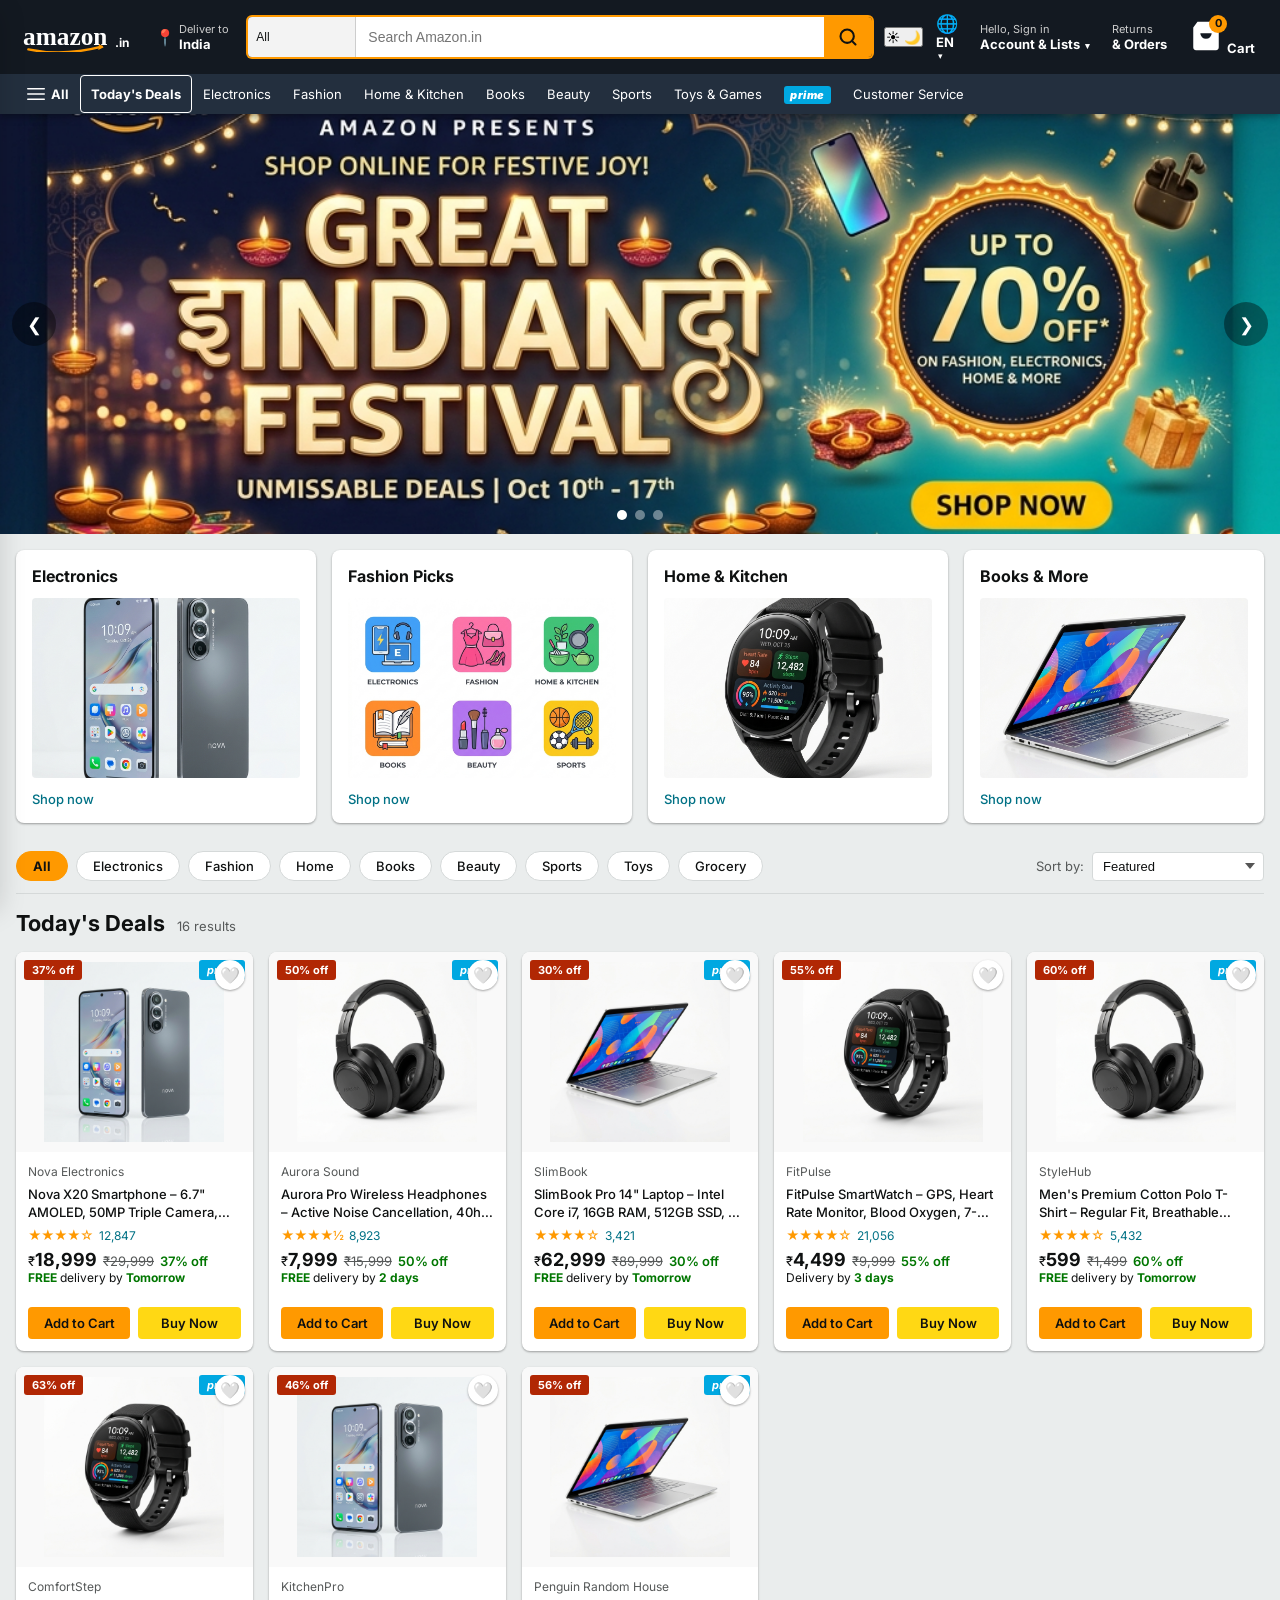
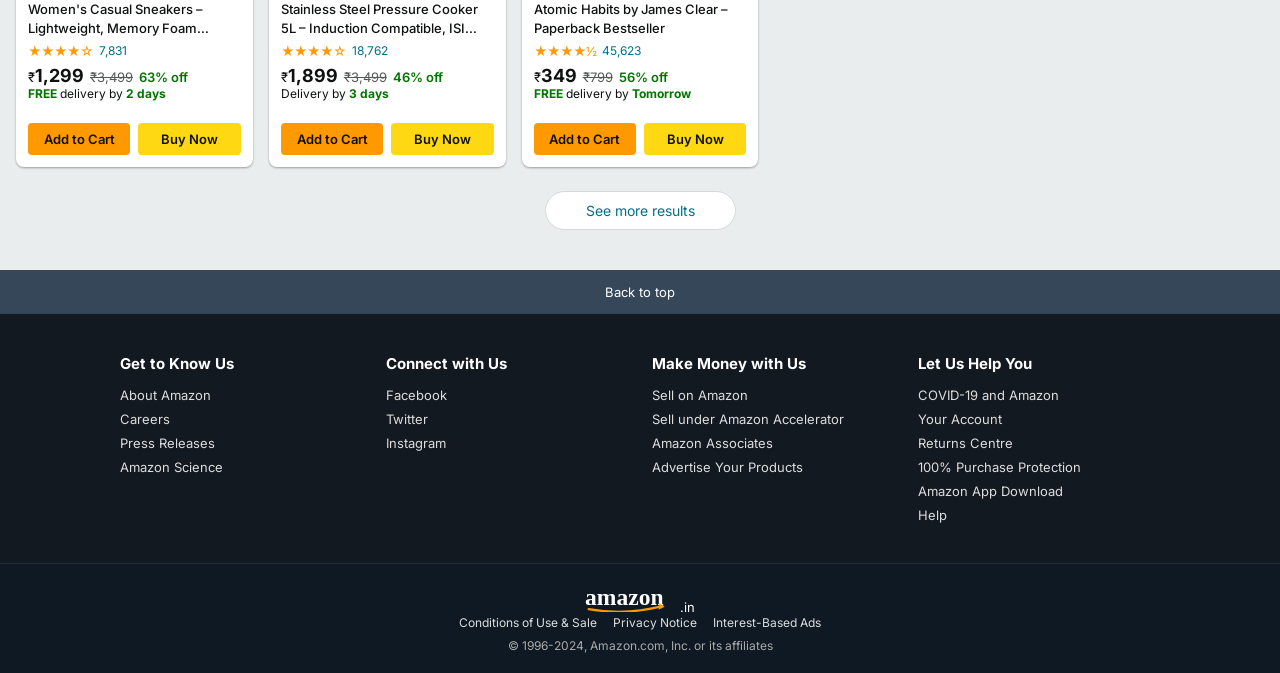
<file: index.html>
<!DOCTYPE html>
<html lang="en">
<head>
  <meta charset="UTF-8" />
  <meta name="viewport" content="width=device-width, initial-scale=1.0" />
  <title>Amazon.in - Online Shopping India | Buy Mobiles, Electronics, Appliances, Clothing</title>
  <meta name="description" content="Amazon India - Shop Online for Electronics, Mobiles, Appliances, Clothing, Books & more. Great Deals, Fast Delivery, Easy Returns." />
  <link rel="preconnect" href="https://fonts.googleapis.com" />
  <link href="https://fonts.googleapis.com/css2?family=Inter:wght@300;400;500;600;700&display=swap" rel="stylesheet" />
  <link rel="stylesheet" href="styles.css" />
  <script>
    // Apply saved theme immediately to prevent FOUC
    (function(){
      const t = localStorage.getItem('amazon_theme') || 'light';
      document.documentElement.setAttribute('data-theme', t);
    })();
  </script>
</head>
<body>

<!-- ===== HEADER ===== -->
<header class="site-header" id="site-header">
  <!-- Top bar -->
  <div class="header-top">
    <!-- Logo -->
    <a href="index.html" class="logo" id="logo-link" aria-label="Amazon Home">
      <svg viewBox="0 0 140 45" fill="none" xmlns="http://www.w3.org/2000/svg" class="logo-svg">
        <text x="0" y="34" font-family="Bookman Old Style,serif" font-size="38" font-weight="900" fill="white">amazon</text>
        <path d="M8 41 Q60 52 118 37" stroke="#FF9900" stroke-width="3.5" fill="none" stroke-linecap="round"/>
        <polygon points="114,33 121,38 113,42" fill="#FF9900"/>
      </svg>
      <span class="logo-domain">.in</span>
    </a>

    <!-- Delivery location -->
    <div class="delivery-location" id="delivery-location-btn">
      <span class="location-icon">📍</span>
      <div class="location-text">
        <span class="deliver-to">Deliver to</span>
        <span class="location-name">India</span>
      </div>
    </div>

    <!-- Search bar -->
    <div class="search-bar-container">
      <div class="search-category-select-wrap">
        <select id="search-category-select" class="search-category-select" aria-label="Search category">
          <option>All</option>
          <option>Electronics</option>
          <option>Fashion</option>
          <option>Home &amp; Kitchen</option>
          <option>Books</option>
          <option>Beauty</option>
          <option>Sports</option>
          <option>Toys</option>
          <option>Grocery</option>
        </select>
      </div>
      <input type="text" id="search-input" class="search-input" placeholder="Search Amazon.in" autocomplete="off" aria-label="Search Amazon.in" />
      <button class="search-btn" id="search-btn" aria-label="Search">
        <svg viewBox="0 0 24 24" fill="none" stroke="currentColor" stroke-width="2.5" stroke-linecap="round" stroke-linejoin="round">
          <circle cx="11" cy="11" r="8"/><line x1="21" y1="21" x2="16.65" y2="16.65"/>
        </svg>
      </button>
      <!-- Search suggestions dropdown -->
      <div class="search-suggestions" id="search-suggestions" aria-live="polite"></div>
    </div>

    <!-- Right nav items -->
    <div class="header-right">
      <!-- Dark/Light mode toggle -->
      <button class="theme-toggle" id="theme-toggle-btn" aria-label="Toggle dark/light mode" title="Toggle theme">
        <div class="theme-toggle-track">
          <div class="theme-toggle-thumb" id="theme-thumb">
            <span class="theme-icon sun-icon">☀️</span>
            <span class="theme-icon moon-icon">🌙</span>
          </div>
        </div>
      </button>
      <!-- Language -->
      <div class="header-nav-item" id="language-btn">
        <span class="nav-flag">🌐</span>
        <span class="nav-text">EN</span>
        <span class="nav-arrow">▾</span>
      </div>

      <!-- Account -->
      <div class="header-nav-item account-nav" id="account-nav-btn">
        <div class="nav-label">Hello, Sign in</div>
        <div class="nav-main">Account &amp; Lists <span class="nav-arrow">▾</span></div>
        <!-- Account dropdown -->
        <div class="account-dropdown" id="account-dropdown">
          <div class="account-dropdown-top">
            <button class="btn-signin" id="signin-btn-dropdown" onclick="openModal('signin-modal')">Sign in</button>
            <p>New customer? <a href="#" onclick="openModal('signup-modal')">Start here.</a></p>
          </div>
          <div class="account-dropdown-links">
            <div class="dropdown-col">
              <h4>Your Lists</h4>
              <a href="#">Create a Wish List</a>
              <a href="#">Wish from Any Website</a>
              <a href="#">Baby Wishlist</a>
              <a href="#">Discover Your Style</a>
            </div>
            <div class="dropdown-col">
              <h4>Your Account</h4>
              <a href="#" onclick="openModal('signin-modal')">Account</a>
              <a href="#">Orders</a>
              <a href="#">Recommendations</a>
              <a href="#">Browsing History</a>
              <a href="#">Prime</a>
            </div>
          </div>
        </div>
      </div>

      <!-- Returns & Orders -->
      <div class="header-nav-item" id="orders-nav-btn" onclick="openModal('signin-modal')">
        <div class="nav-label">Returns</div>
        <div class="nav-main">&amp; Orders</div>
      </div>

      <!-- Cart -->
      <a href="cart.html" class="cart-nav" id="cart-nav" aria-label="Shopping Cart">
        <div class="cart-icon-wrap">
          <svg viewBox="0 0 24 24" fill="currentColor" class="cart-svg"><path d="M6 2L3 6v14a2 2 0 002 2h14a2 2 0 002-2V6l-3-4zM3 6h18M16 10a4 4 0 01-8 0"/></svg>
          <span class="cart-count" id="cart-count">0</span>
        </div>
        <span class="cart-text">Cart</span>
      </a>
    </div>
  </div>

  <!-- Navigation bar -->
  <nav class="header-nav" aria-label="Main navigation">
    <div class="nav-inner">
      <button class="nav-hamburger" id="nav-hamburger-btn" aria-label="All categories">
        <svg viewBox="0 0 24 24" fill="currentColor"><rect y="4" width="24" height="2" rx="1"/><rect y="11" width="24" height="2" rx="1"/><rect y="18" width="24" height="2" rx="1"/></svg>
        All
      </button>
      <a href="#" class="nav-link active" data-category="all" onclick="filterCategory(event,'all')">Today's Deals</a>
      <a href="#" class="nav-link" data-category="electronics" onclick="filterCategory(event,'electronics')">Electronics</a>
      <a href="#" class="nav-link" data-category="fashion" onclick="filterCategory(event,'fashion')">Fashion</a>
      <a href="#" class="nav-link" data-category="home" onclick="filterCategory(event,'home')">Home &amp; Kitchen</a>
      <a href="#" class="nav-link" data-category="books" onclick="filterCategory(event,'books')">Books</a>
      <a href="#" class="nav-link" data-category="beauty" onclick="filterCategory(event,'beauty')">Beauty</a>
      <a href="#" class="nav-link" data-category="sports" onclick="filterCategory(event,'sports')">Sports</a>
      <a href="#" class="nav-link" data-category="toys" onclick="filterCategory(event,'toys')">Toys &amp; Games</a>
      <a href="#" class="nav-link prime-link">
        <span class="prime-badge">prime</span>
      </a>
      <a href="#" class="nav-link">Customer Service</a>
    </div>
  </nav>
</header>

<!-- ===== SIDEBAR (all categories) ===== -->
<div class="sidebar-overlay" id="sidebar-overlay" onclick="closeSidebar()"></div>
<aside class="sidebar" id="sidebar" aria-label="Categories sidebar">
  <div class="sidebar-header">
    <span>👤 Hello, Sign in</span>
    <button class="sidebar-close" onclick="closeSidebar()" aria-label="Close sidebar">✕</button>
  </div>
  <div class="sidebar-section">
    <h3>Shop by Department</h3>
    <a href="#" class="sidebar-link" onclick="filterCategory(event,'electronics');closeSidebar()">Electronics</a>
    <a href="#" class="sidebar-link" onclick="filterCategory(event,'fashion');closeSidebar()">Fashion</a>
    <a href="#" class="sidebar-link" onclick="filterCategory(event,'home');closeSidebar()">Home &amp; Kitchen</a>
    <a href="#" class="sidebar-link" onclick="filterCategory(event,'books');closeSidebar()">Books</a>
    <a href="#" class="sidebar-link" onclick="filterCategory(event,'beauty');closeSidebar()">Beauty</a>
    <a href="#" class="sidebar-link" onclick="filterCategory(event,'sports');closeSidebar()">Sports</a>
    <a href="#" class="sidebar-link" onclick="filterCategory(event,'toys');closeSidebar()">Toys &amp; Games</a>
    <a href="#" class="sidebar-link" onclick="filterCategory(event,'grocery');closeSidebar()">Grocery</a>
  </div>
  <div class="sidebar-section">
    <h3>Settings &amp; Programs</h3>
    <a href="#" class="sidebar-link" onclick="openModal('signin-modal');closeSidebar()">Sign in</a>
    <a href="#" class="sidebar-link">Amazon Prime</a>
    <a href="#" class="sidebar-link">Customer Service</a>
  </div>
</aside>

<!-- ===== MAIN CONTENT ===== -->
<main id="main-content">

  <!-- Hero Banner Carousel -->
  <section class="hero-section" aria-label="Promotions">
    <div class="hero-carousel" id="hero-carousel">
      <div class="hero-slide active" style="background: linear-gradient(135deg,#0f2027,#203a43,#2c5364)">
        <img src="hero_banner.png" alt="Great Indian Festival - Up to 70% off" class="hero-img" loading="eager" />
      </div>
      <div class="hero-slide" style="background: linear-gradient(135deg,#1a1a2e,#16213e,#0f3460)">
        <div class="hero-content-plain">
          <h2>New Year New Deals</h2>
          <p>Massive savings on Electronics &amp; Fashion</p>
          <button class="btn-shop-now" onclick="filterCategory(event,'electronics')">Shop Electronics</button>
        </div>
      </div>
      <div class="hero-slide" style="background: linear-gradient(135deg,#2d1b69,#11998e,#38ef7d)">
        <div class="hero-content-plain">
          <h2>Amazon Prime</h2>
          <p>Free delivery on millions of items + exclusive deals</p>
          <button class="btn-shop-now btn-prime">Try Prime Free</button>
        </div>
      </div>
    </div>
    <button class="carousel-btn prev" id="carousel-prev" aria-label="Previous slide">❮</button>
    <button class="carousel-btn next" id="carousel-next" aria-label="Next slide">❯</button>
    <div class="carousel-dots" id="carousel-dots">
      <span class="dot active" onclick="goToSlide(0)"></span>
      <span class="dot" onclick="goToSlide(1)"></span>
      <span class="dot" onclick="goToSlide(2)"></span>
    </div>
  </section>

  <!-- ===== PRODUCT GRID ===== -->
  <div class="content-wrap">

    <!-- Category boxes row -->
    <section class="category-cards-section" aria-label="Shop by Category">
      <div class="category-cards-grid" id="category-cards-grid">
        <div class="category-card" onclick="filterCategory(event,'electronics')">
          <h3>Electronics</h3>
          <img src="product_phone.png" alt="Electronics" loading="lazy" />
          <a href="#">Shop now</a>
        </div>
        <div class="category-card" onclick="filterCategory(event,'fashion')">
          <h3>Fashion Picks</h3>
          <img src="category_icons.png" alt="Fashion" loading="lazy" style="object-position:center top" />
          <a href="#">Shop now</a>
        </div>
        <div class="category-card" onclick="filterCategory(event,'home')">
          <h3>Home &amp; Kitchen</h3>
          <img src="product_watch.png" alt="Home" loading="lazy" />
          <a href="#">Shop now</a>
        </div>
        <div class="category-card" onclick="filterCategory(event,'books')">
          <h3>Books &amp; More</h3>
          <img src="product_laptop.png" alt="Books" loading="lazy" />
          <a href="#">Shop now</a>
        </div>
      </div>
    </section>

    <!-- Filter & Sort bar -->
    <div class="filter-sort-bar" id="filter-sort-bar">
      <div class="filter-chips" id="filter-chips">
        <span class="filter-chip active" data-category="all" onclick="filterCategory(event,'all')">All</span>
        <span class="filter-chip" data-category="electronics" onclick="filterCategory(event,'electronics')">Electronics</span>
        <span class="filter-chip" data-category="fashion" onclick="filterCategory(event,'fashion')">Fashion</span>
        <span class="filter-chip" data-category="home" onclick="filterCategory(event,'home')">Home</span>
        <span class="filter-chip" data-category="books" onclick="filterCategory(event,'books')">Books</span>
        <span class="filter-chip" data-category="beauty" onclick="filterCategory(event,'beauty')">Beauty</span>
        <span class="filter-chip" data-category="sports" onclick="filterCategory(event,'sports')">Sports</span>
        <span class="filter-chip" data-category="toys" onclick="filterCategory(event,'toys')">Toys</span>
        <span class="filter-chip" data-category="grocery" onclick="filterCategory(event,'grocery')">Grocery</span>
      </div>
      <div class="sort-section">
        <label for="sort-select" class="sort-label">Sort by:</label>
        <select id="sort-select" class="sort-select" onchange="sortProducts()" aria-label="Sort products">
          <option value="featured">Featured</option>
          <option value="price-low">Price: Low to High</option>
          <option value="price-high">Price: High to Low</option>
          <option value="rating">Avg. Customer Review</option>
          <option value="newest">Newest Arrivals</option>
        </select>
      </div>
    </div>

    <!-- Products section heading -->
    <div class="section-heading">
      <h2 id="products-heading">Today's Deals</h2>
      <span class="results-count" id="results-count"></span>
    </div>

    <!-- Product grid -->
    <div class="products-grid" id="products-grid" aria-live="polite" aria-label="Products"></div>

    <!-- Load more -->
    <div class="load-more-wrap">
      <button class="btn-load-more" id="load-more-btn" onclick="loadMoreProducts()">See more results</button>
    </div>

  </div><!-- /content-wrap -->
</main>

<!-- ===== FOOTER ===== -->
<footer class="site-footer">
  <a href="#site-header" class="back-to-top" id="back-to-top-link">Back to top</a>
  <div class="footer-links-section">
    <div class="footer-col">
      <h4>Get to Know Us</h4>
      <a href="#">About Amazon</a>
      <a href="#">Careers</a>
      <a href="#">Press Releases</a>
      <a href="#">Amazon Science</a>
    </div>
    <div class="footer-col">
      <h4>Connect with Us</h4>
      <a href="#">Facebook</a>
      <a href="#">Twitter</a>
      <a href="#">Instagram</a>
    </div>
    <div class="footer-col">
      <h4>Make Money with Us</h4>
      <a href="#">Sell on Amazon</a>
      <a href="#">Sell under Amazon Accelerator</a>
      <a href="#">Amazon Associates</a>
      <a href="#">Advertise Your Products</a>
    </div>
    <div class="footer-col">
      <h4>Let Us Help You</h4>
      <a href="#">COVID-19 and Amazon</a>
      <a href="#">Your Account</a>
      <a href="#">Returns Centre</a>
      <a href="#">100% Purchase Protection</a>
      <a href="#">Amazon App Download</a>
      <a href="#">Help</a>
    </div>
  </div>
  <div class="footer-bottom">
    <div class="footer-logo">
      <svg viewBox="0 0 120 38" fill="none" xmlns="http://www.w3.org/2000/svg" style="height:28px">
        <text x="0" y="28" font-family="Bookman Old Style,serif" font-size="32" font-weight="900" fill="white">amazon</text>
        <path d="M5 34 Q55 43 105 30" stroke="#FF9900" stroke-width="3" fill="none" stroke-linecap="round"/>
        <polygon points="101,26 108,31 100,35" fill="#FF9900"/>
      </svg>
      <span style="color:white;font-size:13px;margin-left:2px">.in</span>
    </div>
    <div class="footer-bottom-links">
      <a href="#">Conditions of Use &amp; Sale</a>
      <a href="#">Privacy Notice</a>
      <a href="#">Interest-Based Ads</a>
    </div>
    <p class="footer-copy">© 1996-2024, Amazon.com, Inc. or its affiliates</p>
  </div>
</footer>

<!-- ===== PRODUCT DETAIL MODAL ===== -->
<div class="modal-overlay" id="product-modal" role="dialog" aria-modal="true" aria-labelledby="product-modal-title">
  <div class="product-modal-inner">
    <button class="modal-close" onclick="closeModal('product-modal')" aria-label="Close product details">✕</button>
    <div class="product-modal-content" id="product-modal-content"></div>
  </div>
</div>

<!-- ===== SIGN IN MODAL ===== -->
<div class="modal-overlay" id="signin-modal" role="dialog" aria-modal="true" aria-labelledby="signin-modal-title">
  <div class="auth-modal-inner">
    <button class="modal-close" onclick="closeModal('signin-modal')" aria-label="Close sign in">✕</button>
    <div class="auth-logo">
      <svg viewBox="0 0 120 38" fill="none" xmlns="http://www.w3.org/2000/svg" style="height:28px">
        <text x="0" y="28" font-family="Bookman Old Style,serif" font-size="32" font-weight="900" fill="#0f1111">amazon</text>
        <path d="M5 34 Q55 43 105 30" stroke="#FF9900" stroke-width="3" fill="none" stroke-linecap="round"/>
        <polygon points="101,26 108,31 100,35" fill="#FF9900"/>
      </svg>
      <span style="color:#0f1111;font-size:13px;margin-left:2px">.in</span>
    </div>
    <h2 id="signin-modal-title" class="auth-title">Sign in</h2>
    <form class="auth-form" id="signin-form" onsubmit="handleSignIn(event)">
      <label for="signin-email">Email or mobile phone number</label>
      <input type="text" id="signin-email" placeholder="Email or phone" required autocomplete="email" />
      <label for="signin-password">Password</label>
      <input type="password" id="signin-password" placeholder="Password" required autocomplete="current-password" />
      <button type="submit" class="btn-auth-primary">Sign in</button>
      <p class="auth-terms">By continuing, you agree to Amazon's <a href="#">Conditions of Use</a> and <a href="#">Privacy Notice</a>.</p>
    </form>
    <div class="auth-divider"><span>New to Amazon?</span></div>
    <button class="btn-auth-secondary" onclick="openModal('signup-modal');closeModal('signin-modal')">Create your Amazon account</button>
  </div>
</div>

<!-- ===== SIGN UP MODAL ===== -->
<div class="modal-overlay" id="signup-modal" role="dialog" aria-modal="true" aria-labelledby="signup-modal-title">
  <div class="auth-modal-inner">
    <button class="modal-close" onclick="closeModal('signup-modal')" aria-label="Close sign up">✕</button>
    <div class="auth-logo">
      <svg viewBox="0 0 120 38" fill="none" xmlns="http://www.w3.org/2000/svg" style="height:28px">
        <text x="0" y="28" font-family="Bookman Old Style,serif" font-size="32" font-weight="900" fill="#0f1111">amazon</text>
        <path d="M5 34 Q55 43 105 30" stroke="#FF9900" stroke-width="3" fill="none" stroke-linecap="round"/>
        <polygon points="101,26 108,31 100,35" fill="#FF9900"/>
      </svg>
      <span style="color:#0f1111;font-size:13px;margin-left:2px">.in</span>
    </div>
    <h2 id="signup-modal-title" class="auth-title">Create account</h2>
    <form class="auth-form" id="signup-form" onsubmit="handleSignUp(event)">
      <label for="signup-name">Your name</label>
      <input type="text" id="signup-name" placeholder="First and last name" required autocomplete="name" />
      <label for="signup-email">Mobile number or email</label>
      <input type="text" id="signup-email" placeholder="Email or mobile phone" required autocomplete="email" />
      <label for="signup-password">Password</label>
      <input type="password" id="signup-password" placeholder="At least 6 characters" required minlength="6" autocomplete="new-password" />
      <label for="signup-confirm-password">Re-enter password</label>
      <input type="password" id="signup-confirm-password" placeholder="Re-enter password" required autocomplete="new-password" />
      <button type="submit" class="btn-auth-primary">Create your Amazon account</button>
      <p class="auth-terms">By creating an account, you agree to Amazon's <a href="#">Conditions of Use</a> and <a href="#">Privacy Notice</a>.</p>
    </form>
    <div class="auth-divider"><span>Already have an account?</span></div>
    <button class="btn-auth-secondary" onclick="openModal('signin-modal');closeModal('signup-modal')">Sign in</button>
  </div>
</div>

<!-- ===== TOAST NOTIFICATION ===== -->
<div class="toast" id="toast" aria-live="polite"></div>

<!-- ===== SCRIPTS ===== -->
<script src="data.js"></script>
<script src="theme.js"></script>
<script src="app.js"></script>
</body>
</html>
</file>
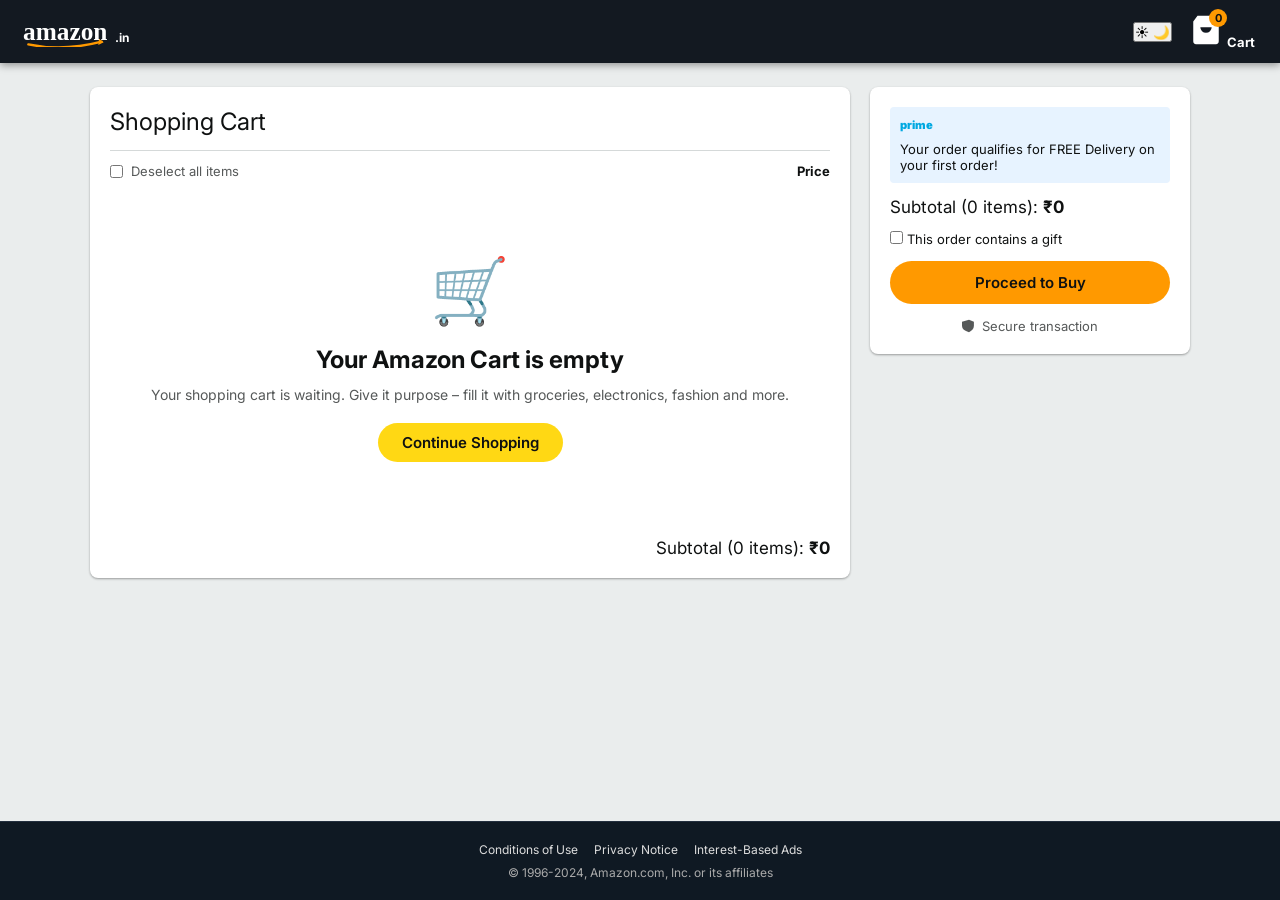
<file: cart.html>
<!DOCTYPE html>
<html lang="en">
<head>
  <meta charset="UTF-8" />
  <meta name="viewport" content="width=device-width, initial-scale=1.0" />
  <title>Amazon.in Shopping Cart</title>
  <meta name="description" content="Your Amazon.in Shopping Cart" />
  <link rel="preconnect" href="https://fonts.googleapis.com" />
  <link href="https://fonts.googleapis.com/css2?family=Inter:wght@300;400;500;600;700&display=swap" rel="stylesheet" />
  <link rel="stylesheet" href="styles.css" />
  <script>
    (function(){
      const t = localStorage.getItem('amazon_theme') || 'light';
      document.documentElement.setAttribute('data-theme', t);
    })();
  </script>
</head>
<body>

<!-- ===== HEADER ===== -->
<header class="site-header" id="site-header">
  <div class="header-top">
    <a href="index.html" class="logo" aria-label="Amazon Home">
      <svg viewBox="0 0 140 45" fill="none" xmlns="http://www.w3.org/2000/svg" class="logo-svg">
        <text x="0" y="34" font-family="Bookman Old Style,serif" font-size="38" font-weight="900" fill="white">amazon</text>
        <path d="M8 41 Q60 52 118 37" stroke="#FF9900" stroke-width="3.5" fill="none" stroke-linecap="round"/>
        <polygon points="114,33 121,38 113,42" fill="#FF9900"/>
      </svg>
      <span class="logo-domain">.in</span>
    </a>
    <div class="header-right" style="margin-left:auto;display:flex;align-items:center;gap:8px">
      <button class="theme-toggle" id="theme-toggle-btn" aria-label="Toggle dark/light mode" title="Toggle theme">
        <div class="theme-toggle-track">
          <div class="theme-toggle-thumb" id="theme-thumb">
            <span class="theme-icon sun-icon">☀️</span>
            <span class="theme-icon moon-icon">🌙</span>
          </div>
        </div>
      </button>
      <a href="cart.html" class="cart-nav active" aria-label="Shopping Cart">
        <div class="cart-icon-wrap">
          <svg viewBox="0 0 24 24" fill="currentColor" class="cart-svg"><path d="M6 2L3 6v14a2 2 0 002 2h14a2 2 0 002-2V6l-3-4zM3 6h18M16 10a4 4 0 01-8 0"/></svg>
          <span class="cart-count" id="cart-count">0</span>
        </div>
        <span class="cart-text">Cart</span>
      </a>
    </div>
  </div>
</header>

<!-- ===== CART MAIN ===== -->
<main class="cart-page-main">
  <div class="cart-page-inner">
    <!-- Cart items -->
    <div class="cart-items-section">
      <h1 class="cart-page-title">Shopping Cart</h1>
      <div class="cart-select-all-bar">
        <label class="cart-select-all-label">
          <input type="checkbox" id="select-all-cart" onchange="toggleSelectAll(this)" /> Deselect all items
        </label>
        <span class="cart-col-header">Price</span>
      </div>
      <div id="cart-items-list"><!-- filled by JS --></div>
      <div class="cart-subtotal-bottom">
        Subtotal (<span id="cart-item-count-bottom">0</span> items): <strong id="cart-subtotal-bottom">₹0</strong>
      </div>
    </div>

    <!-- Order summary -->
    <aside class="cart-summary-panel">
      <div class="cart-summary-inner">
        <div class="cart-prime-banner">
          <svg viewBox="0 0 80 20" height="16"><text x="0" y="15" font-size="14" font-weight="900" fill="#00A8E1">prime</text></svg>
          Your order qualifies for FREE Delivery on your first order!
        </div>
        <p class="cart-summary-subtotal">
          Subtotal (<span id="cart-item-count-top">0</span> items): <strong id="cart-subtotal-top">₹0</strong>
        </p>
        <div class="cart-gift-check">
          <label><input type="checkbox" id="gift-check" /> This order contains a gift</label>
        </div>
        <button class="btn-checkout" id="checkout-btn" onclick="handleCheckout()">Proceed to Buy</button>
        <div class="cart-secure-badge">
          <svg viewBox="0 0 20 20" fill="currentColor" height="14"><path d="M10 1l7 3v6c0 4-3.5 7-7 9C3.5 17 0 14 0 10V4l10-3z"/></svg>
          Secure transaction
        </div>
      </div>
    </aside>
  </div>
</main>

<!-- ===== ORDER CONFIRMATION MODAL ===== -->
<div class="modal-overlay" id="order-modal" role="dialog" aria-modal="true" aria-labelledby="order-modal-title">
  <div class="order-modal-inner">
    <div class="order-success-icon">✅</div>
    <h2 id="order-modal-title">Order Placed Successfully!</h2>
    <p>Your order has been confirmed. You will receive a confirmation email shortly.</p>
    <p class="order-id">Order ID: <strong id="order-id-display">AMZ-XXXXXXXXX</strong></p>
    <div class="order-details-mini" id="order-details-mini"></div>
    <button class="btn-auth-primary" onclick="window.location.href='index.html'">Continue Shopping</button>
  </div>
</div>

<!-- ===== TOAST ===== -->
<div class="toast" id="toast"></div>

<!-- ===== FOOTER ===== -->
<footer class="site-footer">
  <div class="footer-bottom">
    <div class="footer-bottom-links">
      <a href="#">Conditions of Use</a>
      <a href="#">Privacy Notice</a>
      <a href="#">Interest-Based Ads</a>
    </div>
    <p class="footer-copy">© 1996-2024, Amazon.com, Inc. or its affiliates</p>
  </div>
</footer>

<script src="data.js"></script>
<script src="theme.js"></script>
<script src="cart.js"></script>
</body>
</html>
</file>
<file: styles.css>
/* =========================================
   AMAZON CLONE — GLOBAL STYLES
   ========================================= */

/* ------- CSS Variables ------- */
:root {
  --amazon-dark: #131921;
  --amazon-mid: #232f3e;
  --amazon-light: #37475a;
  --amazon-orange: #FF9900;
  --amazon-orange-hover: #e47911;
  --amazon-yellow: #FEBD69;
  --amazon-blue: #007185;
  --amazon-blue-hover: #c7511f;
  --amazon-green: #007600;
  --amazon-red: #B12704;
  --amazon-bg: #EAEDED;
  --amazon-white: #ffffff;
  --amazon-text: #0F1111;
  --amazon-muted: #565959;
  --amazon-border: #D5D9D9;
  --prime-blue: #00A8E1;
  --radius-sm: 4px;
  --radius-md: 8px;
  --radius-lg: 16px;
  --shadow-sm: 0 1px 3px rgba(0,0,0,.12), 0 1px 2px rgba(0,0,0,.24);
  --shadow-md: 0 4px 6px rgba(0,0,0,.07), 0 1px 3px rgba(0,0,0,.1);
  --shadow-lg: 0 10px 25px rgba(0,0,0,.15);
  --transition: 0.2s ease;
}

/* ------- Reset & Base ------- */
*, *::before, *::after { box-sizing: border-box; margin: 0; padding: 0; }
html { scroll-behavior: smooth; font-size: 14px; }
body {
  font-family: 'Inter', 'Amazon Ember', Arial, sans-serif;
  background-color: var(--amazon-bg);
  color: var(--amazon-text);
  min-height: 100vh;
  display: flex;
  flex-direction: column;
}
a { text-decoration: none; color: var(--amazon-blue); }
a:hover { color: var(--amazon-blue-hover); text-decoration: underline; }
ul { list-style: none; }
img { max-width: 100%; display: block; }
button { cursor: pointer; font-family: inherit; }

/* ------- HEADER ------- */
.site-header {
  position: sticky;
  top: 0;
  z-index: 1000;
  background: var(--amazon-dark);
  box-shadow: 0 2px 8px rgba(0,0,0,.4);
}

.header-top {
  display: flex;
  align-items: center;
  gap: 12px;
  padding: 8px 16px;
  max-width: 1500px;
  margin: 0 auto;
  width: 100%;
}

/* Logo */
.logo {
  display: flex;
  align-items: flex-end;
  flex-shrink: 0;
  border: 1px solid transparent;
  border-radius: var(--radius-sm);
  padding: 4px 6px;
  transition: border-color var(--transition);
}
.logo:hover { border-color: white; text-decoration: none; }
.logo-svg { height: 30px; width: auto; }
.logo-domain { color: white; font-size: 12px; margin-bottom: 2px; margin-left: -1px; font-weight: 700; }

/* Delivery location */
.delivery-location {
  display: flex;
  align-items: center;
  gap: 4px;
  color: white;
  font-size: 12px;
  padding: 4px 6px;
  border: 1px solid transparent;
  border-radius: var(--radius-sm);
  cursor: pointer;
  transition: border-color var(--transition);
  flex-shrink: 0;
  white-space: nowrap;
}
.delivery-location:hover { border-color: white; }
.location-icon { font-size: 16px; }
.location-text { display: flex; flex-direction: column; }
.deliver-to { color: #ccc; font-size: 11px; }
.location-name { font-weight: 700; font-size: 13px; }

/* Search bar */
.search-bar-container {
  flex: 1;
  display: flex;
  align-items: stretch;
  border-radius: var(--radius-sm);
  overflow: hidden;
  position: relative;
  max-width: 900px;
  height: 40px;
  box-shadow: 0 0 0 2px var(--amazon-orange);
  transition: box-shadow 0.15s;
}
.search-bar-container:focus-within { box-shadow: 0 0 0 3px var(--amazon-orange-hover); }
.search-category-select-wrap {
  background: #f3f3f3;
  border-right: 1px solid #cdcdcd;
  display: flex;
  align-items: center;
  padding: 0 4px;
}
.search-category-select {
  background: transparent;
  border: none;
  outline: none;
  font-size: 12px;
  color: var(--amazon-text);
  cursor: pointer;
  padding: 0 8px 0 4px;
  height: 100%;
  -webkit-appearance: none;
  appearance: none;
}
.search-input {
  flex: 1;
  border: none;
  outline: none;
  padding: 0 12px;
  font-size: 14px;
  background: white;
  color: var(--amazon-text);
  height: 100%;
}
.search-btn {
  background: var(--amazon-orange);
  border: none;
  padding: 0 14px;
  display: flex;
  align-items: center;
  justify-content: center;
  transition: background var(--transition);
}
.search-btn:hover { background: var(--amazon-orange-hover); }
.search-btn svg { width: 20px; height: 20px; color: var(--amazon-text); }

/* Search suggestions */
.search-suggestions {
  position: absolute;
  top: calc(100% + 2px);
  left: 0; right: 0;
  background: white;
  border: 1px solid var(--amazon-border);
  border-radius: var(--radius-sm);
  box-shadow: var(--shadow-lg);
  z-index: 2000;
  display: none;
  overflow: hidden;
}
.search-suggestions.show { display: block; }
.suggestion-item {
  padding: 10px 16px;
  cursor: pointer;
  font-size: 14px;
  transition: background var(--transition);
  display: flex;
  align-items: center;
  gap: 10px;
}
.suggestion-item:hover { background: var(--amazon-bg); }
.suggestion-item span { color: var(--amazon-muted); font-size: 12px; }

/* Header right */
.header-right {
  display: flex;
  align-items: center;
  gap: 4px;
  flex-shrink: 0;
}
.header-nav-item {
  display: flex;
  flex-direction: column;
  justify-content: center;
  padding: 4px 8px;
  border: 1px solid transparent;
  border-radius: var(--radius-sm);
  cursor: pointer;
  color: white;
  white-space: nowrap;
  transition: border-color var(--transition);
  position: relative;
}
.header-nav-item:hover { border-color: white; }
.nav-label { font-size: 11px; color: #ccc; }
.nav-main { font-size: 13px; font-weight: 700; }
.nav-arrow { font-size: 9px; margin-left: 2px; }
.nav-flag { font-size: 18px; }
.nav-text { font-size: 13px; font-weight: 700; }

/* Account dropdown */
.account-nav { position: relative; }
.account-dropdown {
  position: absolute;
  top: calc(100% + 8px);
  right: 0;
  background: white;
  border-radius: var(--radius-md);
  box-shadow: var(--shadow-lg);
  border: 1px solid var(--amazon-border);
  min-width: 340px;
  display: none;
  z-index: 2001;
  animation: slideDown 0.15s ease;
}
.account-nav:hover .account-dropdown { display: flex; flex-direction: column; }
.account-dropdown::before {
  content: '';
  position: absolute;
  top: -8px; right: 20px;
  width: 0; height: 0;
  border-left: 8px solid transparent;
  border-right: 8px solid transparent;
  border-bottom: 8px solid white;
}
.account-dropdown-top {
  padding: 16px;
  display: flex;
  flex-direction: column;
  align-items: center;
  gap: 8px;
  border-bottom: 1px solid var(--amazon-border);
}
.account-dropdown-top p { font-size: 13px; color: var(--amazon-text); }
.btn-signin {
  background: var(--amazon-orange);
  border: none;
  border-radius: var(--radius-sm);
  padding: 8px 48px;
  font-size: 13px;
  font-weight: 600;
  color: var(--amazon-text);
  transition: background var(--transition);
  width: 100%;
  max-width: 200px;
}
.btn-signin:hover { background: var(--amazon-orange-hover); }
.account-dropdown-links {
  display: flex;
  gap: 24px;
  padding: 16px;
}
.dropdown-col { display: flex; flex-direction: column; gap: 6px; }
.dropdown-col h4 { font-size: 13px; font-weight: 700; color: var(--amazon-text); margin-bottom: 4px; }
.dropdown-col a { font-size: 13px; color: var(--amazon-text); }
.dropdown-col a:hover { color: var(--amazon-blue-hover); text-decoration: underline; }

/* Cart nav */
.cart-nav {
  display: flex;
  align-items: flex-end;
  gap: 4px;
  padding: 4px 8px;
  border: 1px solid transparent;
  border-radius: var(--radius-sm);
  color: white;
  transition: border-color var(--transition);
  text-decoration: none;
}
.cart-nav:hover { border-color: white; color: white; text-decoration: none; }
.cart-icon-wrap { position: relative; }
.cart-svg { width: 34px; height: 34px; }
.cart-count {
  position: absolute;
  top: -4px; right: -4px;
  background: var(--amazon-orange);
  color: var(--amazon-text);
  font-size: 11px;
  font-weight: 700;
  min-width: 18px;
  height: 18px;
  border-radius: 50%;
  display: flex;
  align-items: center;
  justify-content: center;
  line-height: 1;
  animation: pop 0.25s ease;
}
.cart-text { font-size: 13px; font-weight: 700; }

/* Header nav bar */
.header-nav {
  background: var(--amazon-mid);
}
.nav-inner {
  display: flex;
  align-items: center;
  gap: 0;
  padding: 0 16px;
  max-width: 1500px;
  margin: 0 auto;
  overflow-x: auto;
  scrollbar-width: none;
}
.nav-inner::-webkit-scrollbar { display: none; }
.nav-hamburger {
  display: flex;
  align-items: center;
  gap: 6px;
  background: none;
  border: none;
  color: white;
  font-size: 13px;
  font-weight: 700;
  padding: 10px 10px;
  white-space: nowrap;
  border: 1px solid transparent;
  border-radius: var(--radius-sm);
  transition: border-color var(--transition);
}
.nav-hamburger:hover { border-color: white; }
.nav-hamburger svg { width: 18px; height: 18px; }
.nav-link {
  display: inline-block;
  color: white;
  font-size: 13px;
  font-weight: 400;
  padding: 10px 10px;
  white-space: nowrap;
  border: 1px solid transparent;
  border-radius: var(--radius-sm);
  transition: border-color var(--transition);
}
.nav-link:hover, .nav-link.active { border-color: white; color: white; text-decoration: none; font-weight: 700; }
.prime-badge {
  background: var(--prime-blue);
  color: white;
  font-style: italic;
  font-weight: 900;
  font-size: 11px;
  padding: 2px 6px;
  border-radius: 3px;
  letter-spacing: 0.5px;
}
.prime-link:hover { border-color: transparent; }

/* ------- SIDEBAR ------- */
.sidebar-overlay {
  position: fixed;
  inset: 0;
  background: rgba(0,0,0,.5);
  z-index: 1100;
  display: none;
  transition: opacity var(--transition);
}
.sidebar-overlay.show { display: block; }
.sidebar {
  position: fixed;
  top: 0; left: -320px;
  width: 320px;
  height: 100%;
  background: white;
  z-index: 1200;
  overflow-y: auto;
  transition: left 0.3s cubic-bezier(.4,0,.2,1);
  box-shadow: var(--shadow-lg);
}
.sidebar.open { left: 0; }
.sidebar-header {
  background: var(--amazon-mid);
  color: white;
  padding: 16px;
  display: flex;
  align-items: center;
  justify-content: space-between;
  font-weight: 700;
  font-size: 15px;
}
.sidebar-close {
  background: none;
  border: none;
  color: white;
  font-size: 18px;
  cursor: pointer;
  padding: 4px;
  border-radius: 50%;
  transition: background var(--transition);
}
.sidebar-close:hover { background: rgba(255,255,255,.2); }
.sidebar-section { padding: 12px 0; border-bottom: 8px solid var(--amazon-bg); }
.sidebar-section h3 { padding: 10px 16px; font-size: 16px; font-weight: 700; color: var(--amazon-text); }
.sidebar-link { display: block; padding: 10px 16px; color: var(--amazon-text); font-size: 14px; transition: background var(--transition); }
.sidebar-link:hover { background: var(--amazon-bg); text-decoration: none; color: var(--amazon-text); }

/* ------- HERO SECTION ------- */
.hero-section {
  position: relative;
  overflow: hidden;
  background: var(--amazon-dark);
  max-height: 520px;
}
.hero-carousel { position: relative; height: 420px; }
.hero-slide {
  position: absolute;
  inset: 0;
  display: flex;
  align-items: center;
  justify-content: center;
  opacity: 0;
  transition: opacity 0.6s ease;
  pointer-events: none;
}
.hero-slide.active { opacity: 1; pointer-events: auto; }
.hero-img {
  width: 100%;
  height: 100%;
  object-fit: cover;
  object-position: center;
}
.hero-content-plain {
  text-align: center;
  color: white;
  padding: 40px;
}
.hero-content-plain h2 {
  font-size: clamp(28px, 5vw, 52px);
  font-weight: 800;
  margin-bottom: 12px;
  text-shadow: 0 2px 12px rgba(0,0,0,.5);
}
.hero-content-plain p {
  font-size: clamp(14px, 2vw, 20px);
  margin-bottom: 24px;
  opacity: 0.9;
}
.btn-shop-now {
  background: var(--amazon-orange);
  color: var(--amazon-text);
  border: none;
  border-radius: 24px;
  padding: 14px 36px;
  font-size: 15px;
  font-weight: 700;
  transition: background var(--transition), transform 0.15s;
  box-shadow: 0 4px 15px rgba(255,153,0,.4);
}
.btn-shop-now:hover { background: var(--amazon-orange-hover); transform: scale(1.04); }
.btn-prime { background: var(--prime-blue); color: white; box-shadow: 0 4px 15px rgba(0,168,225,.4); }
.btn-prime:hover { background: #0091c2; }

/* Carousel controls */
.carousel-btn {
  position: absolute;
  top: 50%;
  transform: translateY(-50%);
  background: rgba(0,0,0,.4);
  color: white;
  border: none;
  border-radius: 50%;
  width: 44px; height: 44px;
  font-size: 18px;
  display: flex;
  align-items: center;
  justify-content: center;
  transition: background var(--transition);
  z-index: 10;
}
.carousel-btn:hover { background: rgba(0,0,0,.7); }
.carousel-btn.prev { left: 12px; }
.carousel-btn.next { right: 12px; }
.carousel-dots {
  position: absolute;
  bottom: 14px;
  left: 50%;
  transform: translateX(-50%);
  display: flex;
  gap: 8px;
  z-index: 10;
}
.dot {
  width: 10px; height: 10px;
  border-radius: 50%;
  background: rgba(255,255,255,.4);
  cursor: pointer;
  transition: background var(--transition);
}
.dot.active { background: white; }

/* ------- CONTENT WRAP ------- */
.content-wrap {
  max-width: 1500px;
  margin: 0 auto;
  padding: 16px;
  width: 100%;
}

/* ------- CATEGORY CARDS ------- */
.category-cards-section { margin-bottom: 16px; }
.category-cards-grid {
  display: grid;
  grid-template-columns: repeat(4, 1fr);
  gap: 16px;
}
.category-card {
  background: white;
  border-radius: var(--radius-md);
  padding: 16px;
  cursor: pointer;
  transition: box-shadow var(--transition), transform 0.15s;
  box-shadow: var(--shadow-sm);
  overflow: hidden;
}
.category-card:hover { box-shadow: var(--shadow-lg); transform: translateY(-2px); }
.category-card h3 { font-size: 16px; font-weight: 700; margin-bottom: 12px; color: var(--amazon-text); }
.category-card img {
  width: 100%;
  height: 180px;
  object-fit: cover;
  border-radius: var(--radius-sm);
  margin-bottom: 12px;
  transition: transform 0.3s;
}
.category-card:hover img { transform: scale(1.04); }
.category-card a { font-size: 13px; color: var(--amazon-blue); font-weight: 500; }
.category-card a:hover { color: var(--amazon-blue-hover); text-decoration: underline; }

/* ------- FILTER / SORT BAR ------- */
.filter-sort-bar {
  display: flex;
  align-items: center;
  justify-content: space-between;
  gap: 16px;
  padding: 12px 0;
  border-bottom: 1px solid var(--amazon-border);
  margin-bottom: 16px;
  flex-wrap: wrap;
}
.filter-chips {
  display: flex;
  gap: 8px;
  flex-wrap: wrap;
}
.filter-chip {
  padding: 6px 16px;
  border: 1px solid var(--amazon-border);
  border-radius: 20px;
  font-size: 13px;
  cursor: pointer;
  background: white;
  color: var(--amazon-text);
  transition: all var(--transition);
  font-weight: 500;
}
.filter-chip:hover { border-color: var(--amazon-orange); color: var(--amazon-orange); }
.filter-chip.active { background: var(--amazon-orange); border-color: var(--amazon-orange); color: var(--amazon-text); font-weight: 700; }
.sort-section { display: flex; align-items: center; gap: 8px; }
.sort-label { font-size: 13px; color: var(--amazon-muted); white-space: nowrap; }
.sort-select {
  border: 1px solid var(--amazon-border);
  border-radius: var(--radius-sm);
  padding: 6px 28px 6px 10px;
  font-size: 13px;
  background: white;
  color: var(--amazon-text);
  cursor: pointer;
  outline: none;
  -webkit-appearance: none;
  appearance: none;
  background-image: url("data:image/svg+xml,%3Csvg xmlns='http://www.w3.org/2000/svg' viewBox='0 0 10 6'%3E%3Cpath d='M0 0l5 6 5-6z' fill='%23555'/%3E%3C/svg%3E");
  background-repeat: no-repeat;
  background-position: right 8px center;
  background-size: 10px;
}

/* Section heading */
.section-heading {
  display: flex;
  align-items: baseline;
  gap: 12px;
  margin-bottom: 16px;
}
.section-heading h2 { font-size: 22px; font-weight: 700; color: var(--amazon-text); }
.results-count { font-size: 13px; color: var(--amazon-muted); }

/* ------- PRODUCTS GRID ------- */
.products-grid {
  display: grid;
  grid-template-columns: repeat(auto-fill, minmax(220px, 1fr));
  gap: 16px;
}

/* Product Card */
.product-card {
  background: white;
  border-radius: var(--radius-md);
  overflow: hidden;
  box-shadow: var(--shadow-sm);
  cursor: pointer;
  transition: box-shadow var(--transition), transform 0.15s;
  display: flex;
  flex-direction: column;
  position: relative;
}
.product-card:hover { box-shadow: var(--shadow-lg); transform: translateY(-3px); }
.product-img-wrap {
  position: relative;
  overflow: hidden;
  background: #f9f9f9;
  height: 200px;
  display: flex;
  align-items: center;
  justify-content: center;
}
.product-img-wrap img {
  max-height: 180px;
  max-width: 90%;
  object-fit: contain;
  transition: transform 0.3s;
}
.product-card:hover .product-img-wrap img { transform: scale(1.07); }
.product-badge {
  position: absolute;
  top: 8px; left: 8px;
  background: var(--amazon-red);
  color: white;
  font-size: 11px;
  font-weight: 700;
  padding: 3px 8px;
  border-radius: 3px;
  z-index: 2;
}
.product-badge.prime-badge-card { background: var(--prime-blue); top: 8px; right: 8px; left: auto; font-style: italic; }
.product-wishlist-btn {
  position: absolute;
  top: 8px; right: 8px;
  width: 30px; height: 30px;
  background: white;
  border: none;
  border-radius: 50%;
  display: flex;
  align-items: center;
  justify-content: center;
  font-size: 16px;
  box-shadow: var(--shadow-sm);
  z-index: 3;
  transition: transform 0.15s;
  color: var(--amazon-muted);
}
.product-wishlist-btn:hover { transform: scale(1.2); color: var(--amazon-red); }
.product-wishlist-btn.wishlisted { color: var(--amazon-red); }

.product-info { padding: 12px; flex: 1; display: flex; flex-direction: column; gap: 6px; }
.product-title {
  font-size: 13px;
  font-weight: 500;
  color: var(--amazon-text);
  display: -webkit-box;
  -webkit-line-clamp: 2;
  -webkit-box-orient: vertical;
  overflow: hidden;
  line-height: 1.4;
}
.product-brand { font-size: 12px; color: var(--amazon-muted); }
.product-rating {
  display: flex;
  align-items: center;
  gap: 6px;
}
.stars { color: var(--amazon-orange); font-size: 13px; letter-spacing: -1px; }
.rating-count { font-size: 12px; color: var(--amazon-blue); }
.product-price-wrap { margin-top: auto; }
.price-row { display: flex; align-items: baseline; gap: 6px; flex-wrap: wrap; }
.price-main { font-size: 18px; font-weight: 700; color: var(--amazon-text); }
.price-currency { font-size: 13px; font-weight: 400; }
.price-original { font-size: 13px; color: var(--amazon-muted); text-decoration: line-through; }
.price-discount { font-size: 13px; color: var(--amazon-green); font-weight: 600; }
.delivery-info { font-size: 12px; color: var(--amazon-text); }
.delivery-info strong { color: var(--amazon-green); }

.product-card-footer {
  padding: 10px 12px 12px;
  display: flex;
  gap: 8px;
}
.btn-add-cart {
  flex: 1;
  background: var(--amazon-orange);
  color: var(--amazon-text);
  border: none;
  border-radius: var(--radius-sm);
  padding: 8px;
  font-size: 13px;
  font-weight: 600;
  transition: background var(--transition);
}
.btn-add-cart:hover { background: var(--amazon-orange-hover); }
.btn-buy-now {
  flex: 1;
  background: #ffd814;
  color: var(--amazon-text);
  border: none;
  border-radius: var(--radius-sm);
  padding: 8px;
  font-size: 13px;
  font-weight: 600;
  transition: background var(--transition);
}
.btn-buy-now:hover { background: #f7ca00; }

/* Load more */
.load-more-wrap { text-align: center; padding: 24px; }
.btn-load-more {
  background: white;
  border: 1px solid var(--amazon-border);
  border-radius: 24px;
  padding: 10px 40px;
  font-size: 14px;
  color: var(--amazon-blue);
  transition: all var(--transition);
}
.btn-load-more:hover { border-color: var(--amazon-orange); background: #fef9ee; color: var(--amazon-blue-hover); }

/* ------- PRODUCT DETAIL MODAL ------- */
.modal-overlay {
  position: fixed;
  inset: 0;
  background: rgba(0,0,0,.6);
  z-index: 2000;
  display: flex;
  align-items: center;
  justify-content: center;
  padding: 20px;
  opacity: 0;
  pointer-events: none;
  transition: opacity 0.2s;
  backdrop-filter: blur(2px);
}
.modal-overlay.active { opacity: 1; pointer-events: auto; }
.modal-close {
  position: absolute;
  top: 14px; right: 14px;
  background: var(--amazon-bg);
  border: none;
  width: 32px; height: 32px;
  border-radius: 50%;
  font-size: 16px;
  display: flex;
  align-items: center;
  justify-content: center;
  transition: background var(--transition);
  color: var(--amazon-text);
}
.modal-close:hover { background: var(--amazon-border); }

.product-modal-inner {
  background: white;
  border-radius: var(--radius-lg);
  max-width: 900px;
  width: 100%;
  max-height: 90vh;
  overflow-y: auto;
  position: relative;
  animation: slideUp 0.25s ease;
}
.product-modal-content {
  display: grid;
  grid-template-columns: 1fr 1fr;
  gap: 0;
}
.modal-image-side {
  padding: 32px;
  background: #f9f9f9;
  border-radius: var(--radius-lg) 0 0 var(--radius-lg);
  display: flex;
  align-items: center;
  justify-content: center;
}
.modal-image-side img { max-height: 340px; object-fit: contain; }
.modal-info-side { padding: 32px; }
.modal-brand { font-size: 13px; color: var(--amazon-muted); margin-bottom: 4px; }
.modal-title { font-size: 20px; font-weight: 700; margin-bottom: 10px; line-height: 1.3; }
.modal-rating { display: flex; align-items: center; gap: 8px; margin-bottom: 10px; }
.modal-price-row { display: flex; align-items: baseline; gap: 8px; margin-bottom: 6px; }
.modal-price-main { font-size: 28px; font-weight: 700; }
.modal-price-original { font-size: 16px; color: var(--amazon-muted); text-decoration: line-through; }
.modal-discount { font-size: 16px; color: var(--amazon-green); font-weight: 600; }
.modal-savings { font-size: 13px; color: var(--amazon-green); margin-bottom: 14px; }
.modal-delivery { font-size: 13px; color: var(--amazon-text); margin-bottom: 8px; }
.modal-delivery strong { color: var(--amazon-green); }
.modal-in-stock { font-size: 16px; color: var(--amazon-green); font-weight: 600; margin-bottom: 12px; }
.modal-qty-row { display: flex; align-items: center; gap: 10px; margin-bottom: 14px; }
.modal-qty-label { font-size: 13px; }
.modal-qty-select {
  border: 1px solid var(--amazon-border);
  border-radius: var(--radius-sm);
  padding: 6px 28px 6px 10px;
  font-size: 13px;
  background: white;
  cursor: pointer;
  outline: none;
}
.modal-btn-row { display: flex; flex-direction: column; gap: 10px; margin-bottom: 14px; }
.modal-btn-row .btn-add-cart, .modal-btn-row .btn-buy-now {
  border-radius: 24px;
  padding: 12px;
  font-size: 15px;
}
.modal-description { font-size: 13px; color: var(--amazon-text); border-top: 1px solid var(--amazon-border); padding-top: 16px; line-height: 1.6; }
.modal-description h4 { font-size: 15px; font-weight: 700; margin-bottom: 8px; }
.modal-description ul { list-style: disc; padding-left: 20px; color: var(--amazon-text); }
.modal-description ul li { margin-bottom: 4px; }

/* ------- AUTH MODALS ------- */
.auth-modal-inner {
  background: white;
  border-radius: var(--radius-md);
  padding: 32px 40px;
  max-width: 400px;
  width: 100%;
  position: relative;
  animation: slideUp 0.25s ease;
  box-shadow: var(--shadow-lg);
}
.auth-logo { margin-bottom: 16px; }
.auth-title { font-size: 26px; font-weight: 400; margin-bottom: 20px; color: var(--amazon-text); }
.auth-form { display: flex; flex-direction: column; gap: 6px; }
.auth-form label { font-size: 13px; font-weight: 700; color: var(--amazon-text); }
.auth-form input {
  border: 1px solid var(--amazon-border);
  border-radius: var(--radius-sm);
  padding: 8px 10px;
  font-size: 14px;
  outline: none;
  transition: border-color var(--transition), box-shadow var(--transition);
  margin-bottom: 10px;
}
.auth-form input:focus { border-color: var(--amazon-blue); box-shadow: 0 0 0 3px rgba(0,113,133,.15); }
.btn-auth-primary {
  background: var(--amazon-orange);
  color: var(--amazon-text);
  border: none;
  border-radius: var(--radius-sm);
  padding: 10px;
  font-size: 14px;
  font-weight: 600;
  transition: background var(--transition);
  margin-top: 4px;
}
.btn-auth-primary:hover { background: var(--amazon-orange-hover); }
.auth-terms { font-size: 11px; color: var(--amazon-muted); line-height: 1.5; margin-top: 12px; }
.auth-terms a { color: var(--amazon-blue); }
.auth-divider {
  display: flex;
  align-items: center;
  gap: 12px;
  margin: 18px 0 12px;
  color: var(--amazon-muted);
  font-size: 13px;
}
.auth-divider::before, .auth-divider::after { content: ''; flex: 1; height: 1px; background: var(--amazon-border); }
.btn-auth-secondary {
  background: white;
  color: var(--amazon-text);
  border: 1px solid var(--amazon-border);
  border-radius: var(--radius-sm);
  padding: 9px;
  font-size: 13px;
  transition: background var(--transition), border-color var(--transition);
  width: 100%;
}
.btn-auth-secondary:hover { background: var(--amazon-bg); border-color: #aaa; }

/* ------- FOOTER ------- */
.site-footer { background: var(--amazon-dark); margin-top: auto; }
.back-to-top {
  display: block;
  text-align: center;
  background: var(--amazon-light);
  color: white;
  padding: 14px;
  font-size: 13px;
  text-decoration: none;
  transition: background var(--transition);
}
.back-to-top:hover { background: #2d3d50; color: white; }
.footer-links-section {
  display: grid;
  grid-template-columns: repeat(4,1fr);
  gap: 24px;
  padding: 40px 80px;
  max-width: 1200px;
  margin: 0 auto;
}
.footer-col { display: flex; flex-direction: column; gap: 8px; }
.footer-col h4 { color: white; font-size: 15px; font-weight: 700; margin-bottom: 6px; }
.footer-col a { color: #ddd; font-size: 13px; transition: color var(--transition); }
.footer-col a:hover { color: white; text-decoration: none; }
.footer-bottom {
  background: #0f1923;
  padding: 20px;
  text-align: center;
  border-top: 1px solid var(--amazon-mid);
}
.footer-bottom-links { display: flex; gap: 16px; justify-content: center; flex-wrap: wrap; margin-bottom: 8px; }
.footer-bottom-links a { color: #ddd; font-size: 12px; }
.footer-copy { color: #aaa; font-size: 12px; }

/* ------- CART PAGE ------- */
.cart-page-main { flex: 1; padding: 24px 16px; }
.cart-page-inner { display: grid; grid-template-columns: 1fr 320px; gap: 20px; max-width: 1100px; margin: 0 auto; align-items: start; }
.cart-items-section { background: white; border-radius: var(--radius-md); padding: 20px; box-shadow: var(--shadow-sm); }
.cart-page-title { font-size: 24px; font-weight: 400; padding-bottom: 14px; border-bottom: 1px solid var(--amazon-border); margin-bottom: 12px; }
.cart-select-all-bar { display: flex; justify-content: space-between; align-items: center; margin-bottom: 12px; }
.cart-select-all-label { font-size: 13px; color: var(--amazon-muted); display: flex; align-items: center; gap: 8px; cursor: pointer; }
.cart-col-header { font-size: 13px; font-weight: 700; color: var(--amazon-text); }
.cart-item {
  display: grid;
  grid-template-columns: 100px 1fr auto;
  gap: 16px;
  padding: 16px 0;
  border-bottom: 1px solid var(--amazon-border);
  align-items: start;
}
.cart-item:last-child { border-bottom: none; }
.cart-item-img { width: 100px; height: 100px; object-fit: contain; }
.cart-item-info { display: flex; flex-direction: column; gap: 6px; }
.cart-item-title { font-size: 15px; color: var(--amazon-text); font-weight: 400; }
.cart-item-in-stock { font-size: 13px; color: var(--amazon-green); font-weight: 600; }
.cart-item-actions { display: flex; gap: 12px; align-items: center; flex-wrap: wrap; }
.cart-qty-select {
  border: 1px solid var(--amazon-border);
  border-radius: var(--radius-sm);
  padding: 4px 22px 4px 8px;
  font-size: 13px;
  background: white url("data:image/svg+xml,%3Csvg xmlns='http://www.w3.org/2000/svg' viewBox='0 0 10 6'%3E%3Cpath d='M0 0l5 6 5-6z' fill='%23555'/%3E%3C/svg%3E") no-repeat right 6px center / 10px;
  -webkit-appearance: none;
  appearance: none;
  cursor: pointer;
}
.btn-cart-action { background: none; border: none; color: var(--amazon-blue); font-size: 13px; padding: 0; }
.btn-cart-action:hover { color: var(--amazon-blue-hover); text-decoration: underline; }
.cart-action-sep { color: var(--amazon-border); font-size: 16px; }
.cart-item-price { font-size: 17px; font-weight: 700; text-align: right; white-space: nowrap; }
.cart-subtotal-bottom { text-align: right; padding: 16px 0 0; font-size: 17px; }
.cart-summary-panel { position: sticky; top: 80px; }
.cart-summary-inner {
  background: white;
  border-radius: var(--radius-md);
  padding: 20px;
  box-shadow: var(--shadow-sm);
  display: flex;
  flex-direction: column;
  gap: 14px;
}
.cart-prime-banner {
  background: #e7f3ff;
  border-radius: var(--radius-sm);
  padding: 10px;
  font-size: 13px;
  color: var(--amazon-text);
  display: flex;
  gap: 8px;
  align-items: center;
  flex-wrap: wrap;
}
.cart-summary-subtotal { font-size: 17px; color: var(--amazon-text); }
.cart-gift-check { font-size: 13px; }
.btn-checkout {
  background: var(--amazon-orange);
  color: var(--amazon-text);
  border: none;
  border-radius: 24px;
  padding: 12px;
  font-size: 15px;
  font-weight: 600;
  transition: background var(--transition);
}
.btn-checkout:hover { background: var(--amazon-orange-hover); }
.cart-secure-badge {
  display: flex;
  align-items: center;
  gap: 6px;
  font-size: 13px;
  color: var(--amazon-muted);
  justify-content: center;
}

/* Order modal */
.order-modal-inner {
  background: white;
  border-radius: var(--radius-lg);
  padding: 48px;
  max-width: 500px;
  width: 100%;
  text-align: center;
  position: relative;
  animation: slideUp 0.3s ease;
}
.order-success-icon { font-size: 56px; margin-bottom: 16px; }
.order-modal-inner h2 { font-size: 24px; font-weight: 700; color: var(--amazon-green); margin-bottom: 12px; }
.order-modal-inner p { font-size: 14px; color: var(--amazon-text); margin-bottom: 8px; }
.order-id { font-size: 13px; color: var(--amazon-muted); }
.order-details-mini { background: var(--amazon-bg); border-radius: var(--radius-sm); padding: 12px; margin: 16px 0; font-size: 13px; text-align: left; }
.order-details-mini div { padding: 4px 0; border-bottom: 1px solid var(--amazon-border); }
.order-details-mini div:last-child { border-bottom: none; }

/* ------- TOAST ------- */
.toast {
  position: fixed;
  bottom: 24px; left: 50%;
  transform: translateX(-50%) translateY(100px);
  background: var(--amazon-dark);
  color: white;
  padding: 12px 24px;
  border-radius: 24px;
  font-size: 14px;
  font-weight: 500;
  z-index: 9999;
  opacity: 0;
  transition: all 0.35s cubic-bezier(.4,0,.2,1);
  white-space: nowrap;
  box-shadow: var(--shadow-lg);
  display: flex;
  align-items: center;
  gap: 8px;
}
.toast.show { opacity: 1; transform: translateX(-50%) translateY(0); }
.toast.success { background: var(--amazon-green); }
.toast.error { background: var(--amazon-red); }

/* ------- ANIMATIONS ------- */
@keyframes slideUp {
  from { opacity: 0; transform: translateY(30px); }
  to { opacity: 1; transform: translateY(0); }
}
@keyframes slideDown {
  from { opacity: 0; transform: translateY(-10px); }
  to { opacity: 1; transform: translateY(0); }
}
@keyframes pop {
  0% { transform: scale(1); }
  50% { transform: scale(1.4); }
  100% { transform: scale(1); }
}
@keyframes fadeIn {
  from { opacity: 0; transform: translateY(10px); }
  to { opacity: 1; transform: translateY(0); }
}
.product-card { animation: fadeIn 0.3s ease both; }

/* ------- RESPONSIVE ------- */
@media (max-width: 1024px) {
  .category-cards-grid { grid-template-columns: repeat(2, 1fr); }
  .footer-links-section { grid-template-columns: repeat(2,1fr); padding: 32px 40px; }
  .cart-page-inner { grid-template-columns: 1fr; }
  .cart-summary-panel { position: static; }
}
@media (max-width: 768px) {
  .delivery-location { display: none; }
  .header-right .header-nav-item:not(.account-nav) { display: none; }
  .header-top { gap: 8px; padding: 8px; }
  .product-modal-content { grid-template-columns: 1fr; }
  .modal-image-side { border-radius: var(--radius-lg) var(--radius-lg) 0 0; }
  .footer-links-section { grid-template-columns: 1fr 1fr; padding: 24px; }
  .auth-modal-inner { padding: 24px 20px; }
  .hero-carousel { height: 260px; }
}
@media (max-width: 480px) {
  .search-category-select-wrap { display: none; }
  .category-cards-grid { grid-template-columns: repeat(2, 1fr); }
  .filter-chips { display: none; }
  .footer-links-section { grid-template-columns: 1fr; }
  .products-grid { grid-template-columns: repeat(2, 1fr); }
}

/* ------- EMPTY STATE ------- */
.empty-state {
  grid-column: 1 / -1;
  text-align: center;
  padding: 60px 20px;
  color: var(--amazon-muted);
}
.empty-state h3 { font-size: 22px; margin-bottom: 10px; color: var(--amazon-text); }
.empty-state p { font-size: 15px; }
.empty-cart {
  text-align: center;
  padding: 60px 20px;
  color: var(--amazon-muted);
}
.empty-cart h3 { font-size: 24px; color: var(--amazon-text); margin-bottom: 12px; }
.empty-cart a { color: var(--amazon-blue); font-size: 16px; }

/* Skeleton loader */
.skeleton-card {
  background: white;
  border-radius: var(--radius-md);
  overflow: hidden;
  box-shadow: var(--shadow-sm);
  padding: 0;
}
.skeleton-img {
  background: linear-gradient(90deg, #f0f0f0 25%, #e8e8e8 50%, #f0f0f0 75%);
  background-size: 200% 100%;
  animation: shimmer 1.2s infinite;
  height: 200px;
}
.skeleton-text {
  margin: 12px;
  height: 14px;
  border-radius: 4px;
  background: linear-gradient(90deg, #f0f0f0 25%, #e8e8e8 50%, #f0f0f0 75%);
  background-size: 200% 100%;
  animation: shimmer 1.2s infinite;
}
.skeleton-text.short { width: 60%; }
@keyframes shimmer {
  0% { background-position: 200% 0; }
  100% { background-position: -200% 0; }
}
</file>
